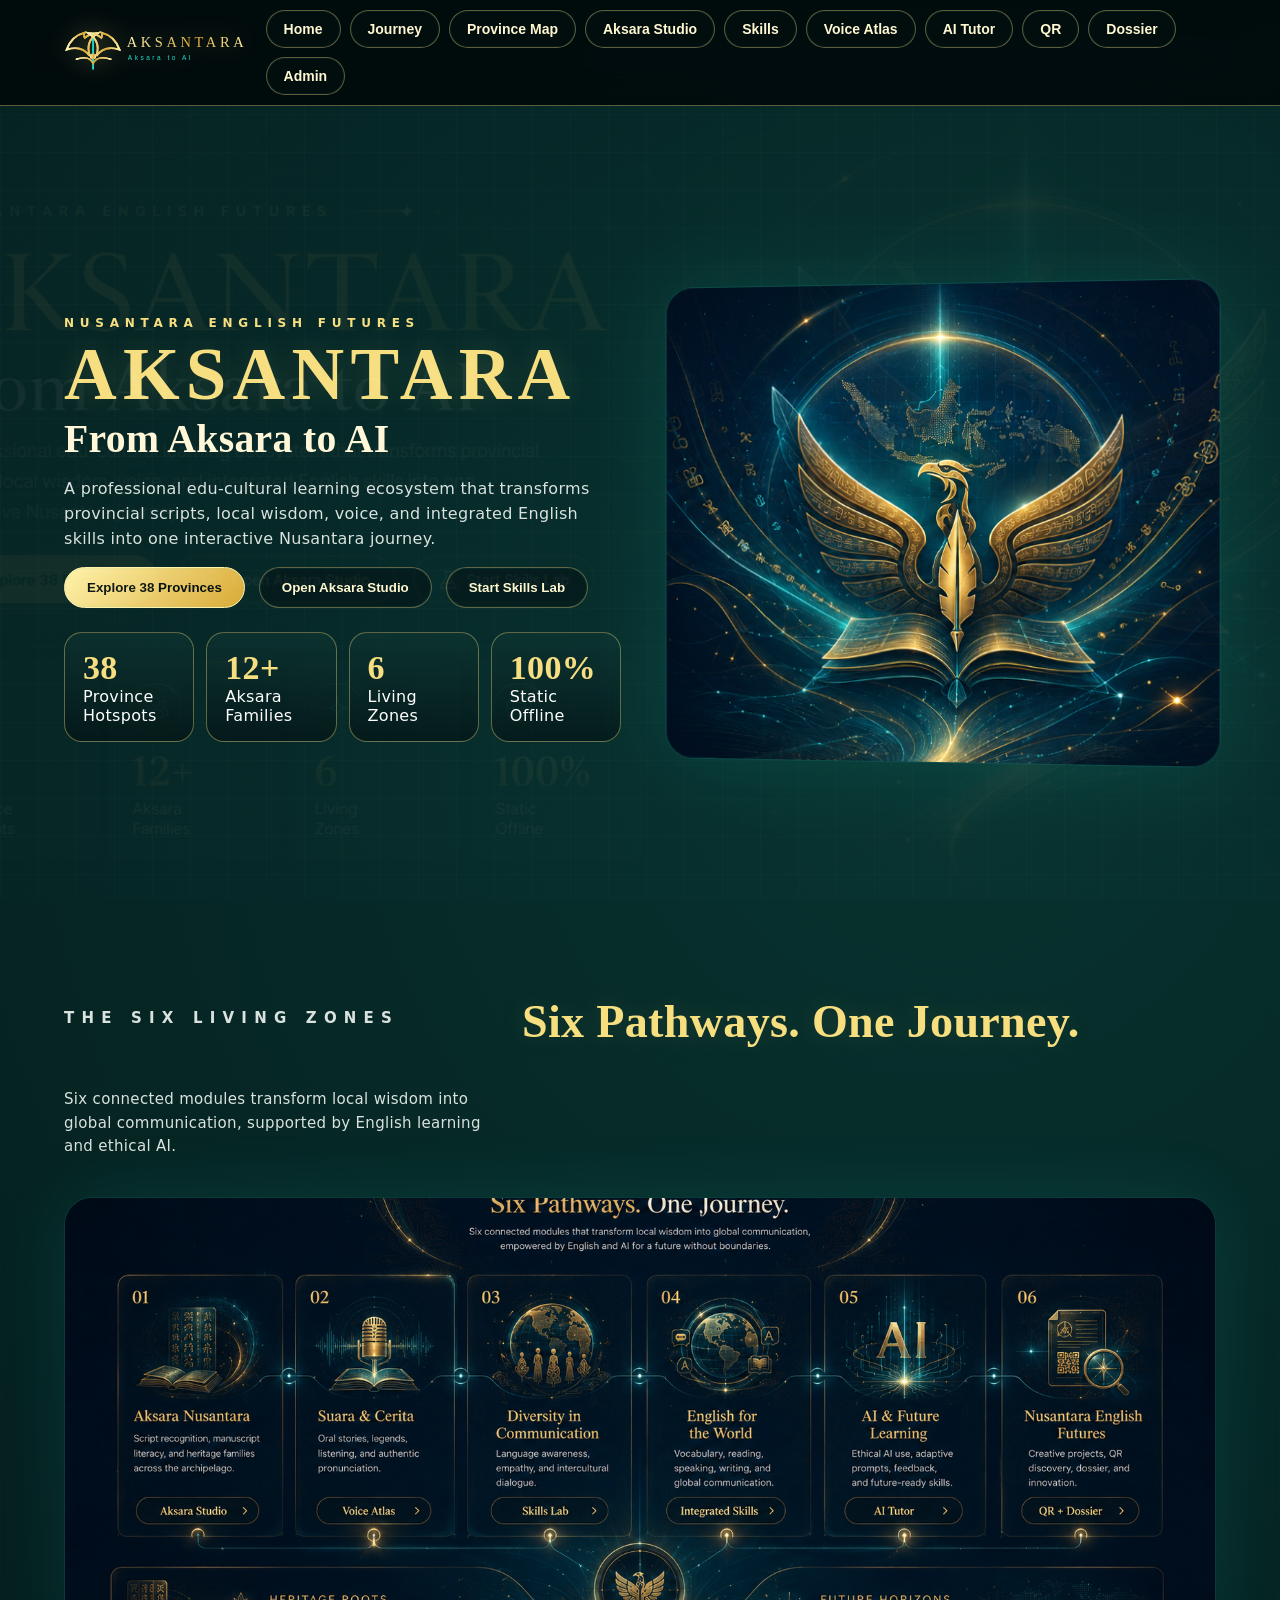
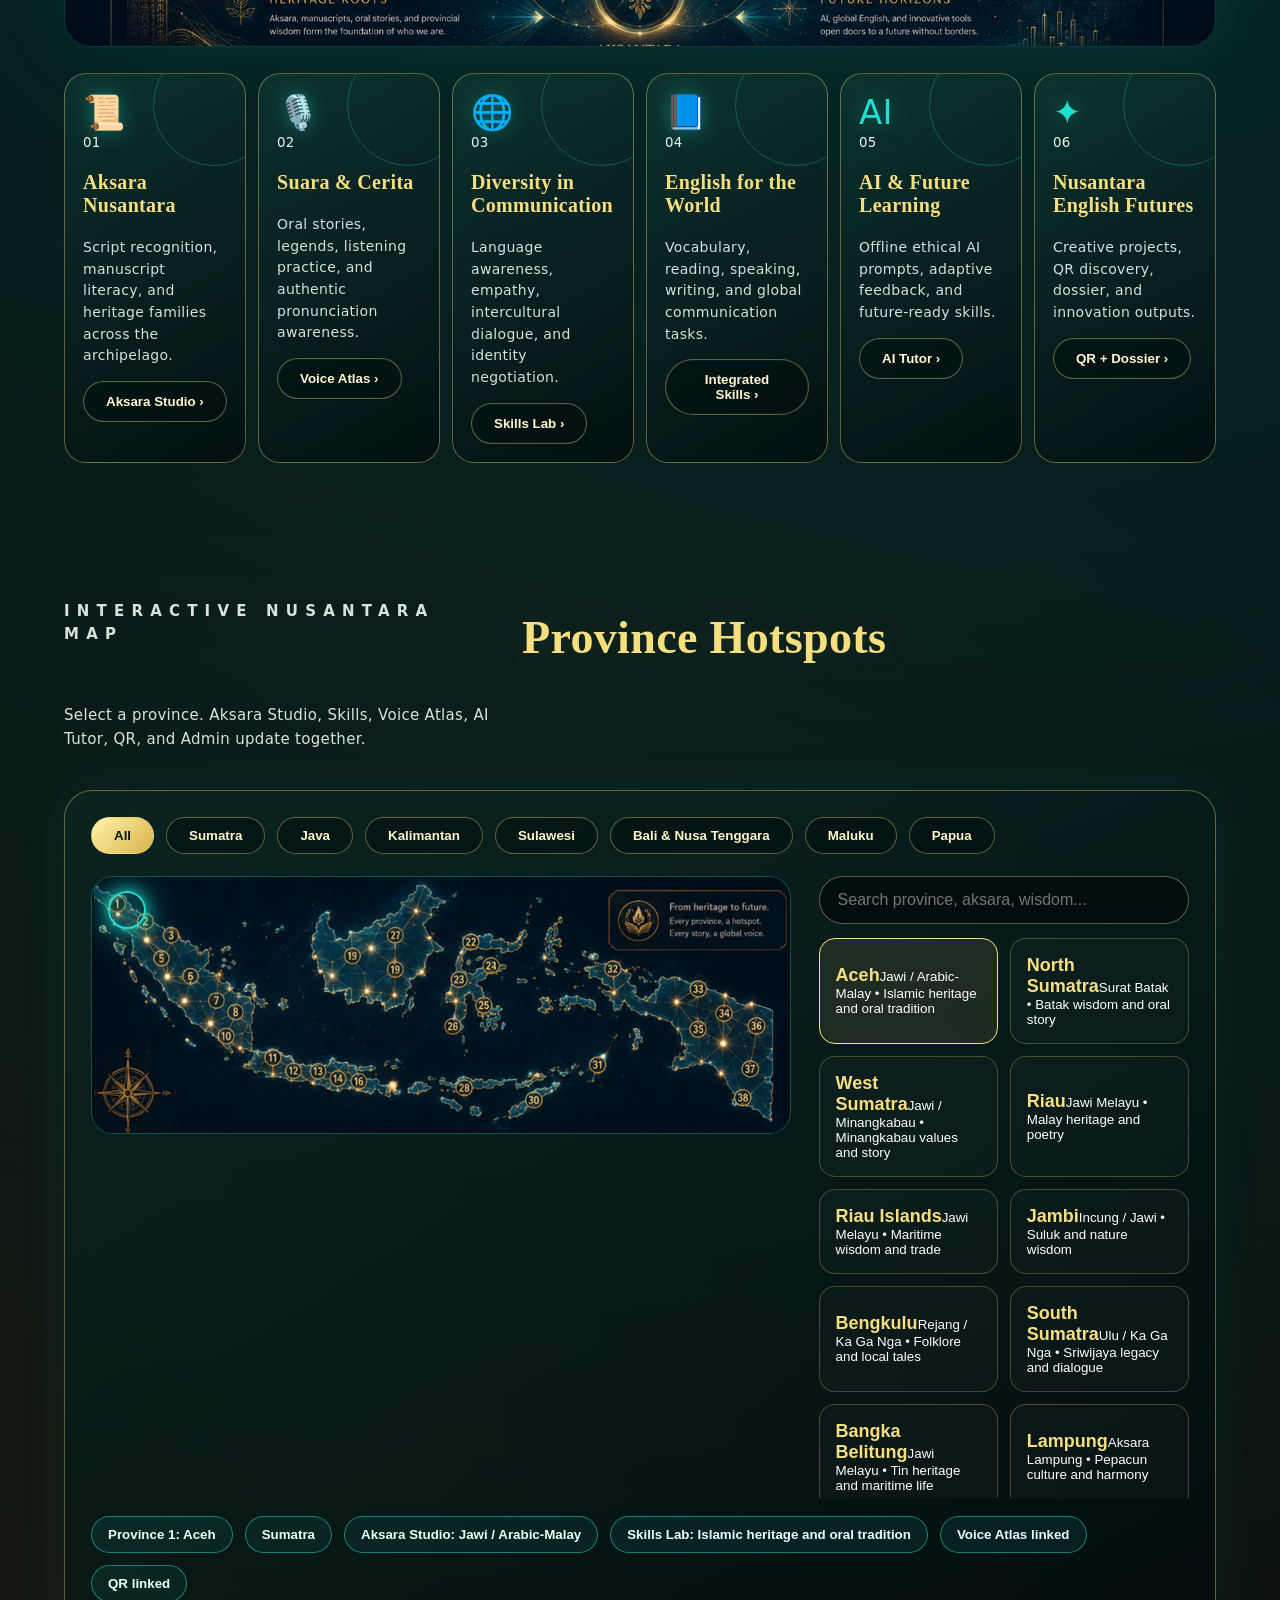
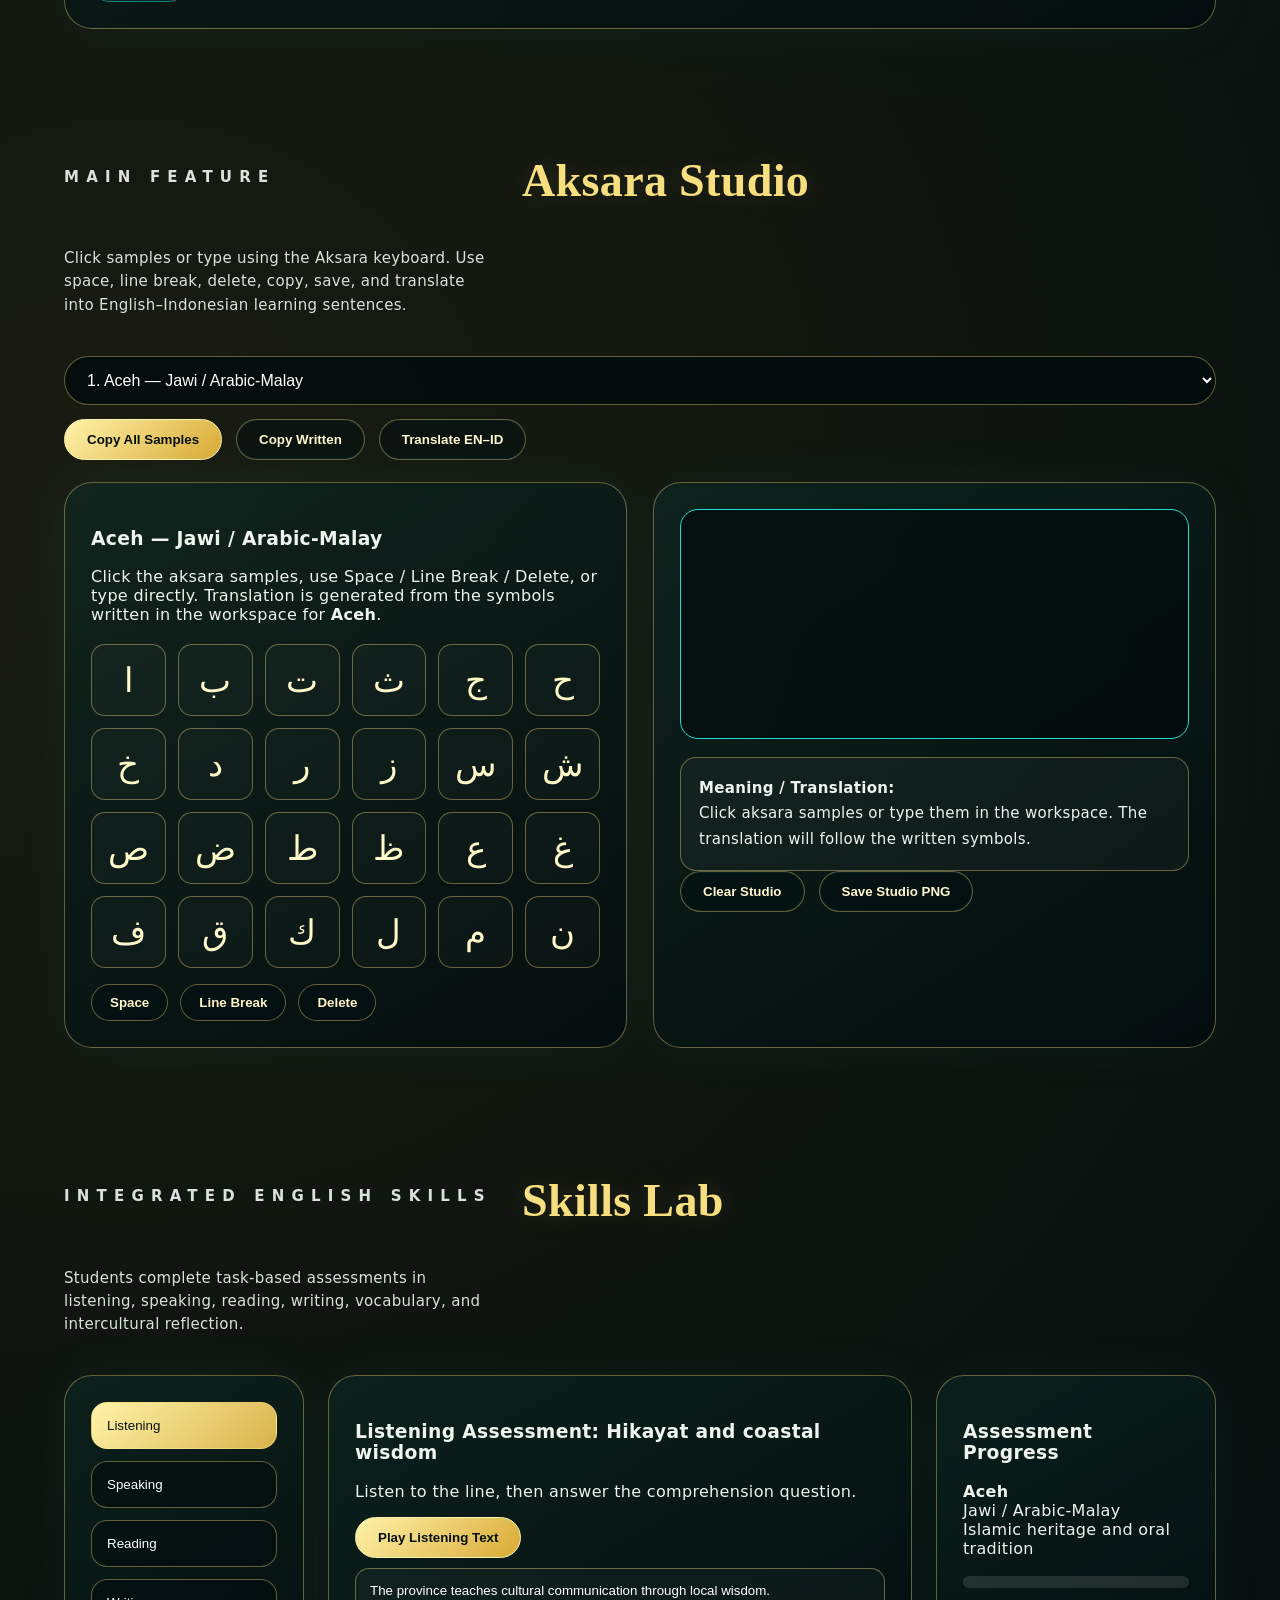
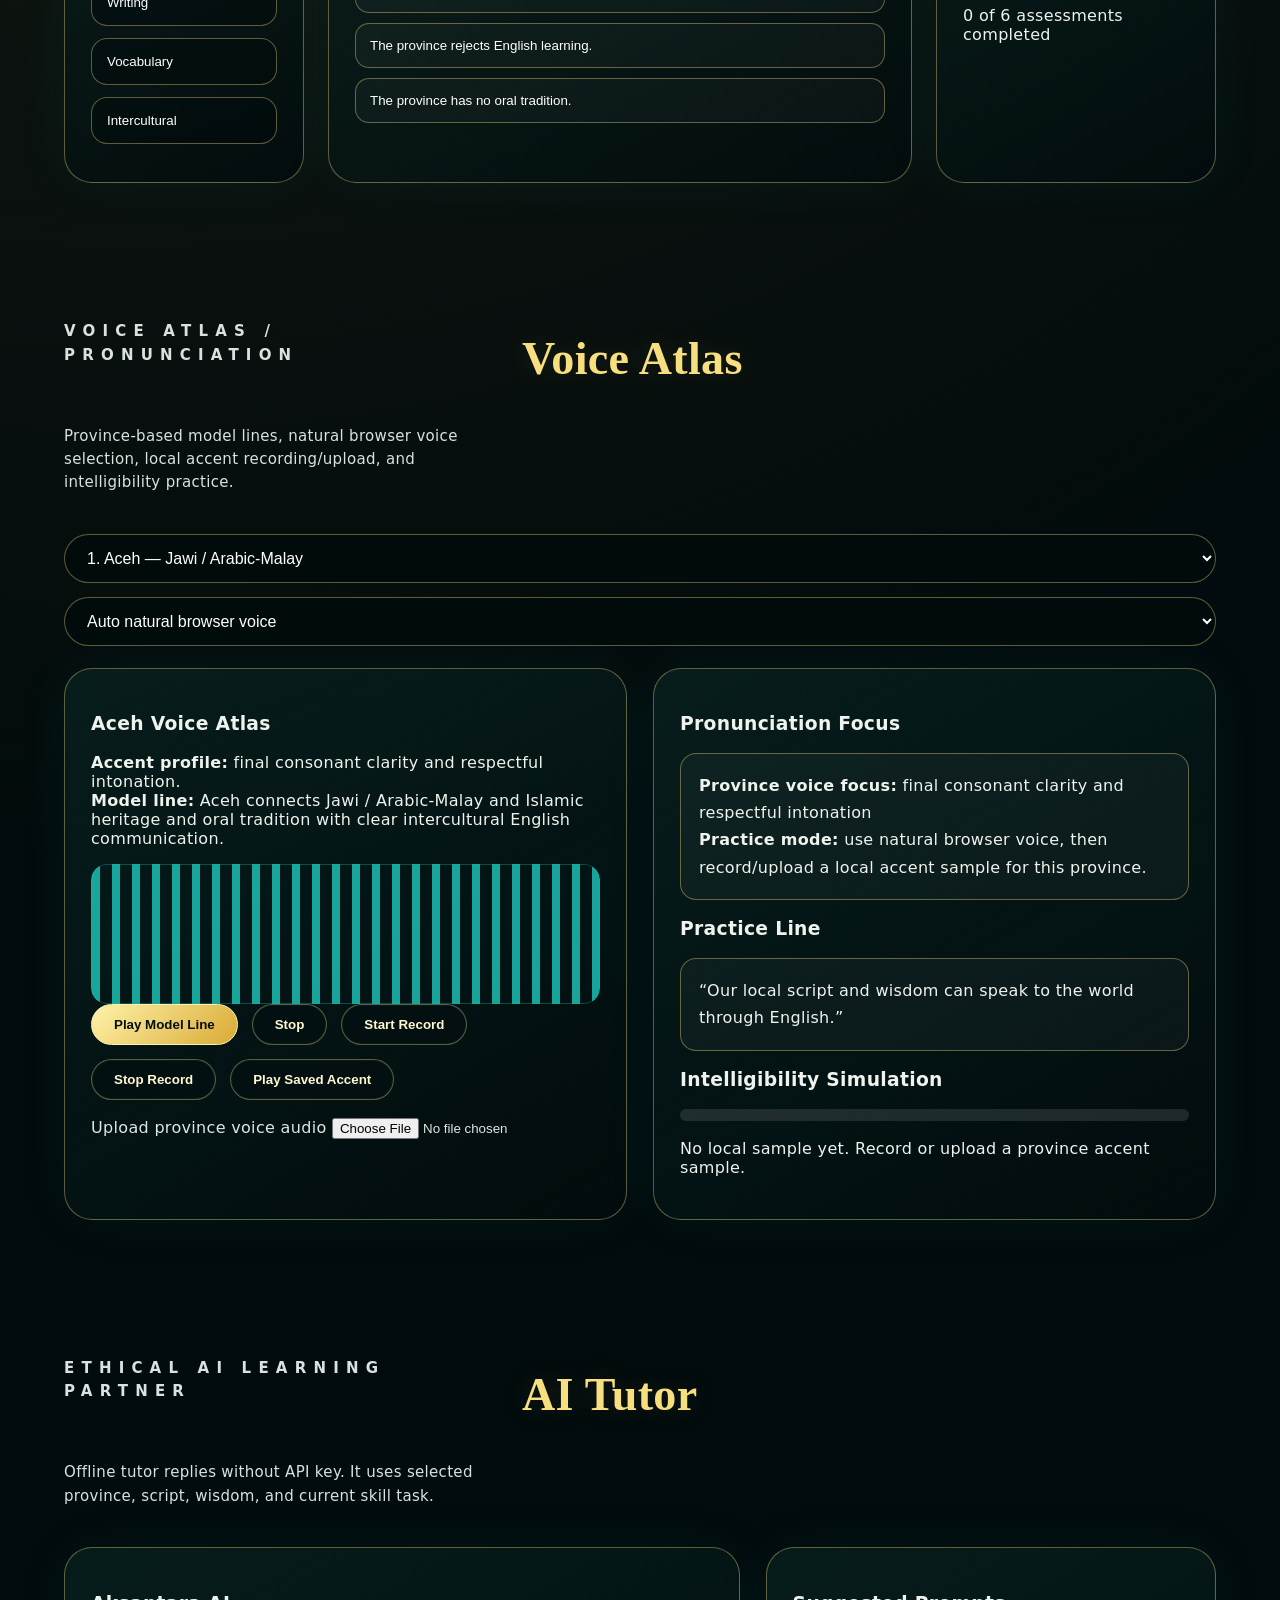
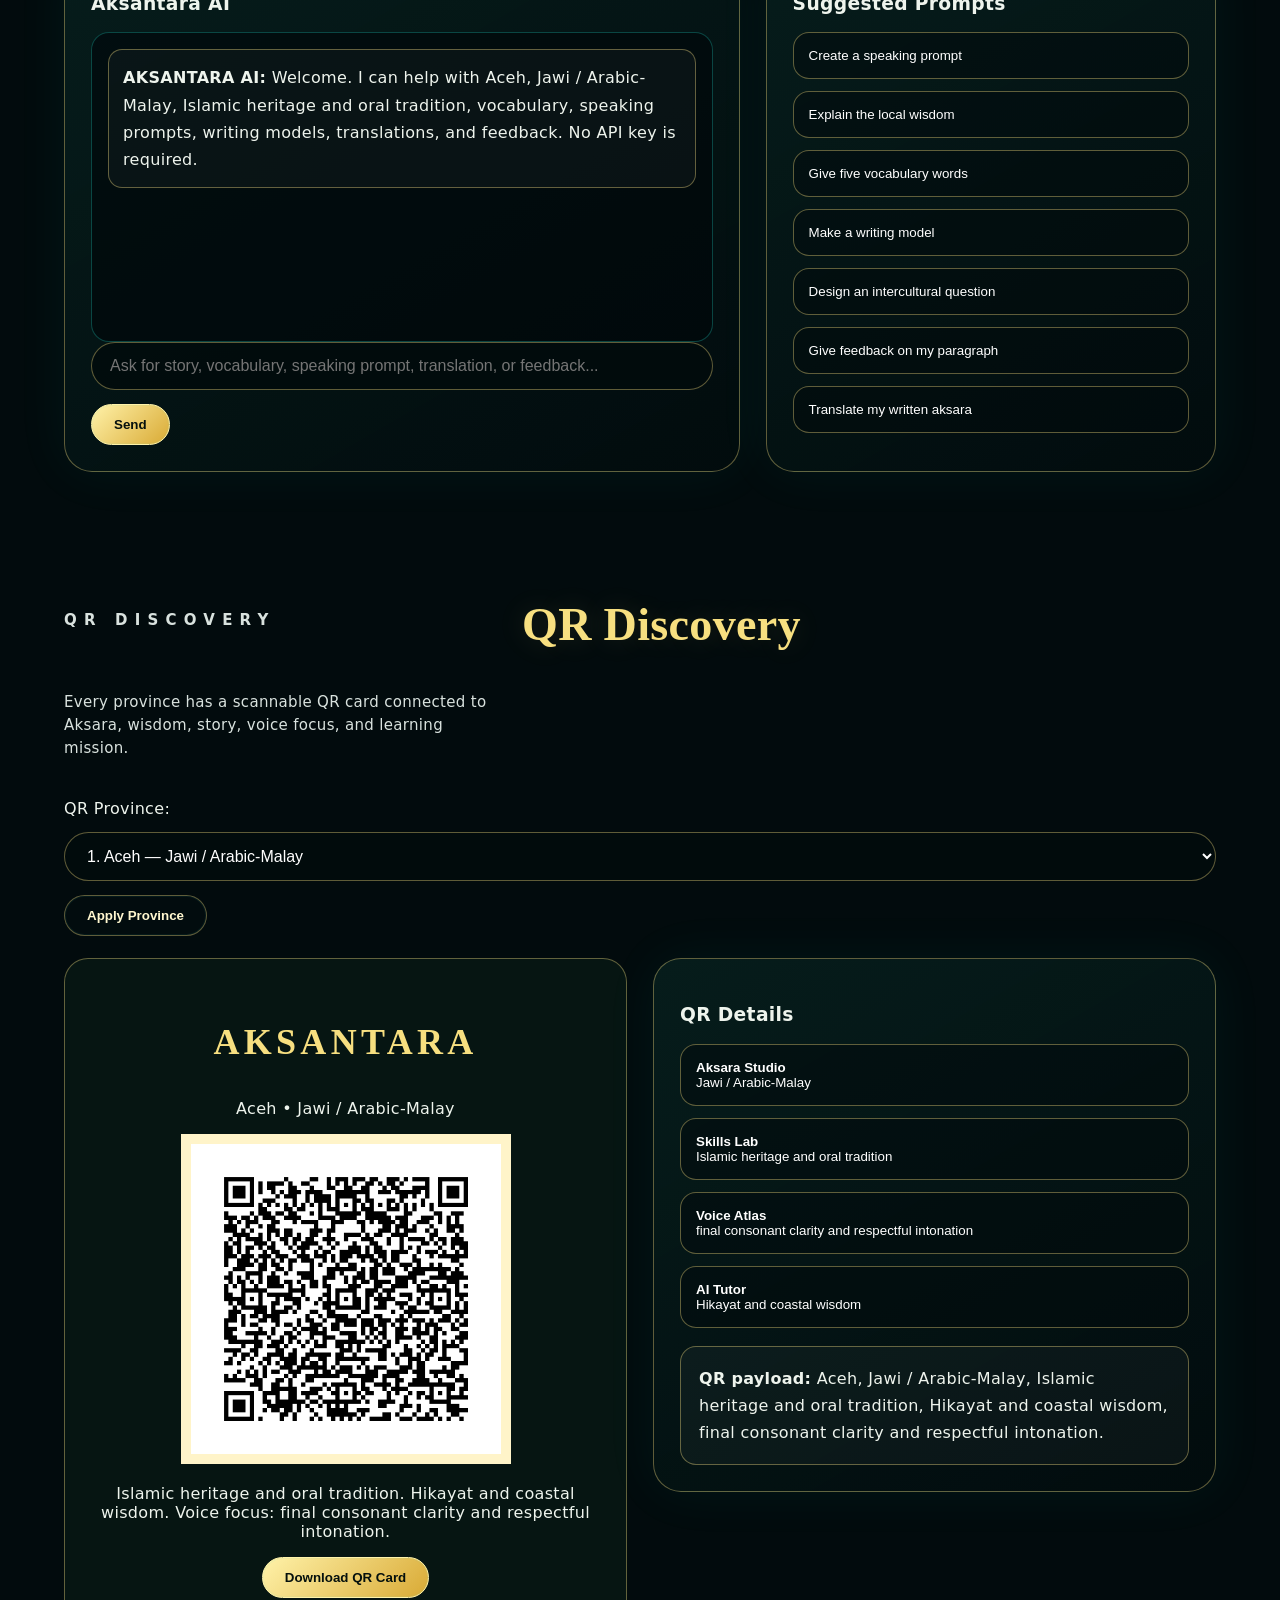
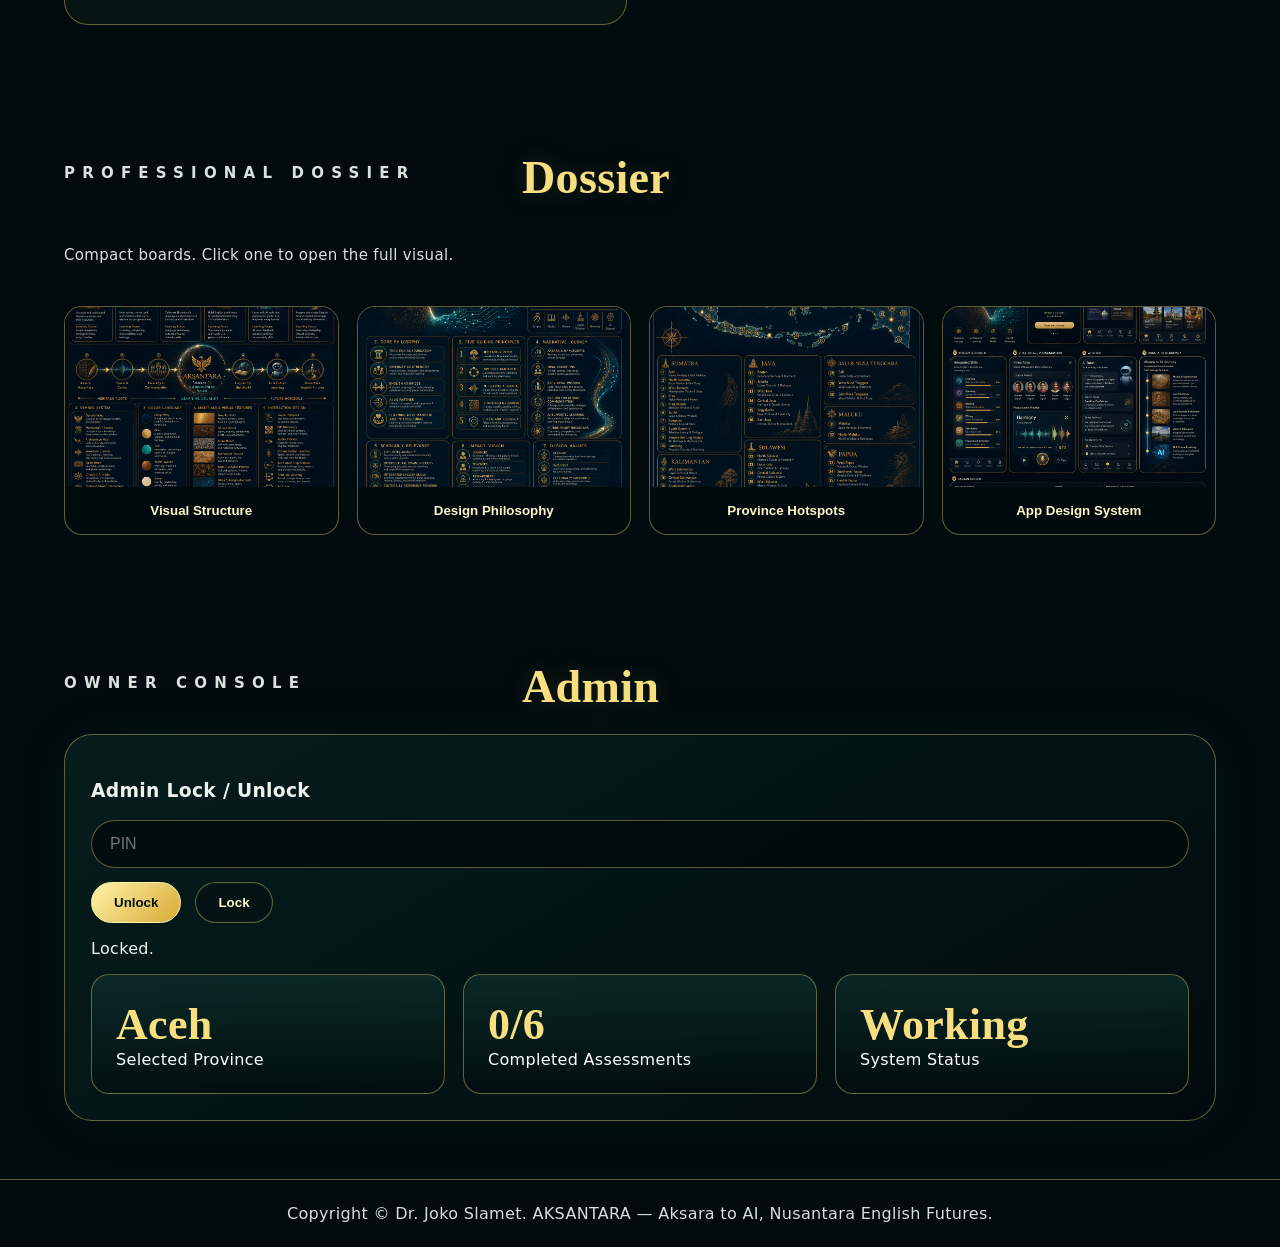
<file: index.html>
<!doctype html>
<html lang="en"><head><meta charset="utf-8"><meta name="viewport" content="width=device-width,initial-scale=1"><title>AKSANTARA — From Aksara to AI</title><link rel="stylesheet" href="assets/style.css"></head><body>
<header class="topbar"><a class="brand" data-go="home" href="#home"><img src="assets/logo-clear.svg" alt="AKSANTARA logo"><span><b>AKSANTARA</b><em>From Aksara to AI</em></span></a><button id="menuBtn" class="menuBtn">Menu</button><nav id="nav"><button data-go="home">Home</button><button data-go="journey">Journey</button><button data-go="map">Province Map</button><button data-go="studio">Aksara Studio</button><button data-go="skills">Skills</button><button data-go="voice">Voice Atlas</button><button data-go="ai">AI Tutor</button><button data-go="qr">QR</button><button data-go="dossier">Dossier</button><button data-go="admin">Admin</button></nav></header>
<main>
<section id="home" class="section hero"><div class="heroText"><p class="eyebrow">Nusantara English Futures</p><h1>AKSANTARA</h1><h2>From Aksara to AI</h2><p class="lead">A professional edu-cultural learning ecosystem that transforms provincial scripts, local wisdom, voice, and integrated English skills into one interactive Nusantara journey.</p><div class="actions"><button class="btn primary" data-go="map">Explore 38 Provinces</button><button class="btn" data-go="studio">Open Aksara Studio</button><button class="btn" data-go="skills">Start Skills Lab</button></div><div class="stats"><article><b>38</b><span>Province Hotspots</span></article><article><b>12+</b><span>Aksara Families</span></article><article><b>6</b><span>Living Zones</span></article><article><b>100%</b><span>Static Offline</span></article></div></div><div class="heroArt"><img src="assets/home-figure.png" alt="AKSANTARA exclusive visual"></div></section>
<section id="journey" class="section journey"><div class="sectionHead"><p class="eyebrow">The Six Living Zones</p><h2>Six Pathways. One Journey.</h2><p>Six connected modules transform local wisdom into global communication, supported by English learning and ethical AI.</p></div><div class="journeyVisual"><img src="assets/six-zones.png" alt="Six Living Zones philosophy figure"></div><div id="zoneGrid" class="zoneGrid"></div></section>
<section id="map" class="section"><div class="sectionHead"><p class="eyebrow">Interactive Nusantara Map</p><h2>Province Hotspots</h2><p>Select a province. Aksara Studio, Skills, Voice Atlas, AI Tutor, QR, and Admin update together.</p></div><div class="mapShell"><div class="filters" id="filters"></div><div class="mapLayout"><div class="mapStage"><img id="mapImg" src="assets/province-map.png" alt="Nusantara hotspot map"><div id="hotspotLayer"></div></div><aside class="provinceSide"><input id="search" placeholder="Search province, aksara, wisdom..."><div id="cards" class="cards"></div></aside></div><div id="selectedChips" class="chips"></div></div></section>
<section id="studio" class="section"><div class="sectionHead"><p class="eyebrow">Main Feature</p><h2>Aksara Studio</h2><p>Click samples or type using the Aksara keyboard. Use space, line break, delete, copy, save, and translate into English–Indonesian learning sentences.</p></div><div class="toolbar"><select id="studioSelect"></select><button id="copyAllAksara" class="btn primary">Copy All Samples</button><button id="copyWritten" class="btn">Copy Written</button><button id="translateBtn" class="btn">Translate EN–ID</button></div><div class="studioGrid"><div class="panel"><h3 id="studioTitle"></h3><p id="studioDesc"></p><div id="sampleGrid" class="sampleGrid"></div><div class="keyboard"><button data-key="space">Space</button><button data-key="break">Line Break</button><button data-key="back">Delete</button></div></div><div class="panel"><div id="workspace" class="workspace" contenteditable="true" spellcheck="false"></div><div id="translationBox" class="translation"><b>Meaning / Translation:</b><br>Select or type aksara samples. Translation results will appear here.</div><div class="actions"><button id="clearStudio" class="btn">Clear Studio</button><button id="saveStudio" class="btn">Save Studio PNG</button></div></div></div></section>
<section id="skills" class="section"><div class="sectionHead"><p class="eyebrow">Integrated English Skills</p><h2>Skills Lab</h2><p>Students complete task-based assessments in listening, speaking, reading, writing, vocabulary, and intercultural reflection.</p></div><div class="skillsGrid"><aside class="panel" id="skillTabs"></aside><div class="panel"><div id="taskContent"></div></div><aside class="panel"><h3>Assessment Progress</h3><div id="skillProvince"></div><div class="progress"><span id="skillProgress"></span></div><p id="skillDone"></p></aside></div></section>
<section id="voice" class="section"><div class="sectionHead"><p class="eyebrow">Voice Atlas / Pronunciation</p><h2>Voice Atlas</h2><p>Province-based model lines, natural browser voice selection, local accent recording/upload, and intelligibility practice.</p></div><div class="toolbar"><select id="voiceSelect"></select><select id="voiceChoice"></select></div><div class="twoCol"><div class="panel"><h3 id="voiceTitle"></h3><p id="voiceSentence"></p><div id="voiceWave" class="wave"></div><div class="actions"><button id="playVoice" class="btn primary">Play Model Line</button><button id="stopVoice" class="btn">Stop</button><button id="recordVoice" class="btn">Start Record</button><button id="stopRecord" class="btn">Stop Record</button><button id="playRecorded" class="btn">Play Saved Accent</button></div><label class="uploadVoice">Upload province voice audio <input type="file" id="voiceFile" accept="audio/*"></label><p id="voiceStatus"></p></div><div class="panel"><h3>Pronunciation Focus</h3><div id="pronFocus" class="info"></div><h3>Practice Line</h3><div class="info">“Our local script and wisdom can speak to the world through English.”</div><h3>Intelligibility Simulation</h3><div class="progress"><span id="voiceScoreBar"></span></div><p id="voiceScore">Ready</p></div></div></section>
<section id="ai" class="section"><div class="sectionHead"><p class="eyebrow">Ethical AI Learning Partner</p><h2>AI Tutor</h2><p>Offline tutor replies without API key. It uses selected province, script, wisdom, and current skill task.</p></div><div class="aiGrid"><div class="panel"><h3>Aksantara AI</h3><div id="chat" class="chat"></div><div class="inputRow"><input id="aiInput" placeholder="Ask for story, vocabulary, speaking prompt, translation, or feedback..."><button id="aiSend" class="btn primary">Send</button></div></div><div class="panel"><h3>Suggested Prompts</h3><div id="promptButtons" class="promptList"></div></div></div></section>
<section id="qr" class="section"><div class="sectionHead"><p class="eyebrow">QR Discovery</p><h2>QR Discovery</h2><p>Every province has a scannable QR card connected to Aksara, wisdom, story, voice focus, and learning mission.</p></div><div class="toolbar"><label>QR Province:</label><select id="qrSelect"></select><button id="qrApply" class="btn">Apply Province</button></div><div class="qrGrid"><div class="qrCard"><h3>AKSANTARA</h3><p id="qrProvince"></p><img id="qrImg" alt="Province QR"><p id="qrCaption"></p><button id="downloadQR" class="btn primary">Download QR Card</button></div><div class="panel"><h3>QR Details</h3><div id="qrDetails"></div></div></div></section>
<section id="dossier" class="section"><div class="sectionHead"><p class="eyebrow">Professional Dossier</p><h2>Dossier</h2><p>Compact boards. Click one to open the full visual.</p></div><div class="dossierGrid"><button class="board" data-img="assets/visual-structure.png"><img src="assets/visual-structure.png"><span>Visual Structure</span></button><button class="board" data-img="assets/design-philosophy.png"><img src="assets/design-philosophy.png"><span>Design Philosophy</span></button><button class="board" data-img="assets/province-board.png"><img src="assets/province-board.png"><span>Province Hotspots</span></button><button class="board" data-img="assets/aksantara-board.png"><img src="assets/aksantara-board.png"><span>App Design System</span></button></div></section>
<section id="admin" class="section"><div class="sectionHead"><p class="eyebrow">Owner Console</p><h2>Admin</h2></div><div class="panel adminPanel"><h3>Admin Lock / Unlock</h3><div class="inputRow"><input id="pin" type="password" placeholder="PIN"><button id="unlock" class="btn primary">Unlock</button><button id="lock" class="btn">Lock</button></div><p id="adminStatus">Locked.</p><div id="adminBox" class="locked"><div class="adminStats"><article><b id="adminProvince"></b><span>Selected Province</span></article><article><b id="adminCompleted"></b><span>Completed Assessments</span></article><article><b>Working</b><span>System Status</span></article></div><h3>Province Content Designer</h3><div class="adminForm"><select id="adminSelect"></select><input id="adminWisdom" placeholder="Local wisdom"><input id="adminStory" placeholder="Story seed"><input id="adminFocus" placeholder="Voice focus"><button id="saveAdminContent" class="btn primary">Update Province</button></div><h3>Add Aksara Sample</h3><div class="adminForm"><input id="newAksara" placeholder="Aksara symbol / phrase"><input id="newMeaning" placeholder="Meaning"><button id="addAksara" class="btn">Add Sample</button></div><h3>Materials Manager</h3><div class="adminForm"><input id="materialTitle" placeholder="Material title"><textarea id="materialBody" placeholder="Material content"></textarea><button id="addMaterial" class="btn">Add Material</button></div><div id="materialList"></div><div class="actions"><button id="resetApp" class="btn">Reset Progress</button><button id="exportState" class="btn">Export State JSON</button></div></div></div></section>
</main><footer>Copyright © Dr. Joko Slamet. AKSANTARA — Aksara to AI, Nusantara English Futures.</footer><div id="modal" class="modal"><button id="closeModal">Close</button><img id="modalImg" alt="Full board"></div><div id="toast" class="toast"></div><script src="assets/script.js"></script></body></html>
</file>
<file: assets/style.css>
:root{--bg:#020b0d;--panel:rgba(5,24,25,.78);--panel2:rgba(11,48,45,.52);--gold:#f7df80;--ivory:#fff4c9;--teal:#20ded0;--line:rgba(247,223,128,.38);--muted:#cbd8d5;--danger:#ff7575}*{box-sizing:border-box}html{scroll-behavior:smooth}body{margin:0;background:radial-gradient(circle at 74% 8%,rgba(14,99,89,.45),transparent 30%),radial-gradient(circle at 10% 40%,rgba(135,105,35,.18),transparent 35%),#020b0d;color:#eef4ed;font-family:Inter,system-ui,Segoe UI,Arial,sans-serif;letter-spacing:.02em}body:before{content:"";position:fixed;inset:0;pointer-events:none;background-image:linear-gradient(rgba(255,255,255,.025) 1px,transparent 1px),linear-gradient(90deg,rgba(255,255,255,.025) 1px,transparent 1px);background-size:38px 38px;opacity:.75}body:after{content:"";position:fixed;inset:0;pointer-events:none;background:url('home-hero.png') center/cover no-repeat;opacity:.055;mix-blend-mode:screen}.topbar{position:sticky;top:0;z-index:20;display:flex;align-items:center;justify-content:space-between;gap:20px;padding:14px 5%;background:rgba(1,8,10,.88);border-bottom:1px solid var(--line);backdrop-filter:blur(16px)}.brand{display:flex;align-items:center;gap:14px;color:var(--gold);text-decoration:none}.brand img{width:70px;height:52px;object-fit:contain;filter:drop-shadow(0 0 12px rgba(247,223,128,.35))}.brand b{display:block;font-family:Georgia,serif;font-size:26px;letter-spacing:.22em}.brand em{display:block;color:var(--teal);font-style:normal;font-size:12px;letter-spacing:.38em}.nav,nav{display:flex;gap:9px;flex-wrap:wrap;align-items:center}.nav button,nav button,.btn{border:1px solid var(--line);background:rgba(4,16,18,.55);color:#fff7cf;border-radius:999px;padding:12px 22px;font-weight:800;cursor:pointer;box-shadow:inset 0 0 0 1px rgba(32,222,208,.06);transition:.2s}.nav button:hover,nav button:hover,.btn:hover,.filter:hover{border-color:var(--teal);transform:translateY(-1px);box-shadow:0 0 24px rgba(32,222,208,.18)}.btn.primary,.nav button.active,nav button.active{background:linear-gradient(135deg,#fff2a9,#d9aa35);color:#05100d;border-color:#fff2a9}.menuBtn{display:none}.section{min-height:90vh;padding:84px 5% 70px;position:relative}.hero{display:grid;grid-template-columns:minmax(0,1fr) minmax(420px,760px);gap:44px;align-items:center}.eyebrow{text-transform:uppercase;letter-spacing:.52em;color:var(--gold);font-weight:900;font-size:14px}.hero h1,.sectionHead h2{font-family:Georgia,serif;color:var(--gold);line-height:.94;margin:0;text-shadow:0 0 28px rgba(247,223,128,.15)}.hero h1{font-size:clamp(58px,8vw,132px);letter-spacing:.14em;max-width:100%;overflow-wrap:anywhere}.hero h2{font-family:Georgia,serif;font-size:clamp(32px,4vw,64px);margin:12px 0;color:#fff7d8}.lead,.sectionHead p{font-size:clamp(17px,1.5vw,24px);line-height:1.7;color:#d9e2de;max-width:880px}.actions,.toolbar,.inputRow{display:flex;gap:14px;flex-wrap:wrap;align-items:center}.stats{display:grid;grid-template-columns:repeat(4,1fr);gap:16px;margin-top:32px}.stats article,.adminStats article{border:1px solid var(--line);background:linear-gradient(180deg,rgba(16,55,50,.58),rgba(2,12,14,.58));border-radius:18px;padding:24px;min-height:110px}.stats b,.adminStats b{font-family:Georgia,serif;color:var(--gold);font-size:44px;display:block}.stats span,.adminStats span{color:#fff}.heroArt{border:1px solid rgba(32,222,208,.25);border-radius:34px;overflow:hidden;box-shadow:0 0 80px rgba(32,222,208,.12),inset 0 0 40px rgba(247,223,128,.07);transform:perspective(900px) rotateY(-4deg)}.heroArt img{width:100%;height:auto;display:block}.sectionHead{display:grid;grid-template-columns:minmax(300px,520px) minmax(0,1fr);gap:44px;align-items:end;margin-bottom:32px}.sectionHead h2{font-size:clamp(42px,5vw,86px)}.journeyVisual{border:1px solid rgba(32,222,208,.22);border-radius:28px;overflow:hidden;box-shadow:0 0 70px rgba(32,222,208,.11);margin-bottom:26px}.journeyVisual img{display:block;width:100%}.zoneGrid{display:grid;grid-template-columns:repeat(6,1fr);gap:16px}.zoneCard{position:relative;border:1px solid var(--line);border-radius:22px;padding:22px;background:linear-gradient(150deg,rgba(17,58,52,.66),rgba(2,12,14,.78));min-height:250px;overflow:hidden}.zoneCard:before{content:"";position:absolute;right:-30px;top:-30px;width:120px;height:120px;border:1px solid rgba(32,222,208,.28);border-radius:50%}.zoneIcon{font-size:44px;color:var(--teal);filter:drop-shadow(0 0 10px rgba(32,222,208,.4))}.zoneCard h3{color:var(--gold);font-family:Georgia,serif;font-size:24px}.zoneCard p{color:#d6e0de;line-height:1.55}.mapShell,.panel{border:1px solid var(--line);background:linear-gradient(150deg,rgba(11,44,40,.55),rgba(2,12,14,.8));border-radius:28px;padding:26px;box-shadow:0 0 55px rgba(32,222,208,.06)}.filters{display:flex;flex-wrap:wrap;gap:12px;margin-bottom:22px}.filter{border:1px solid var(--line);background:rgba(4,14,16,.55);color:#fff8c9;padding:10px 22px;border-radius:999px;font-weight:800;cursor:pointer}.filter.active{background:linear-gradient(135deg,#fff3a9,#d8b34b);color:#07110e}.mapLayout{display:grid;grid-template-columns:minmax(0,1.7fr) minmax(360px,.9fr);gap:28px}.mapStage{position:relative;border:1px solid rgba(32,222,208,.35);border-radius:22px;background:#01090a;overflow:hidden;min-height:360px;display:flex;align-items:center;justify-content:center}.mapStage img{width:100%;height:auto;display:block;object-fit:contain}.hotspot{position:absolute;width:24px;height:24px;border-radius:50%;transform:translate(-50%,-50%);border:2px solid #2be8da;background:#fff0a3;color:#07110e;font-size:12px;font-weight:900;display:flex;align-items:center;justify-content:center;box-shadow:0 0 18px #fff0a3,0 0 42px rgba(32,222,208,.25);cursor:pointer}.hotspot.active{background:var(--teal);box-shadow:0 0 24px var(--teal),0 0 70px rgba(32,222,208,.45)}.provinceSide input,.toolbar select,.toolbar input,.inputRow input,.adminForm input,.adminForm textarea,.adminForm select{width:100%;border:1px solid var(--line);border-radius:999px;background:rgba(2,11,13,.82);color:#fff;padding:14px 18px;font-size:16px}.provinceSide input{margin-bottom:14px}.cards{display:grid;grid-template-columns:1fr 1fr;gap:12px;max-height:560px;overflow:auto}.card{border:1px solid rgba(247,223,128,.25);border-radius:16px;padding:16px;background:rgba(255,255,255,.025);cursor:pointer;text-align:left;color:white}.card.active{border-color:var(--gold);background:rgba(247,223,128,.09)}.card b{color:var(--gold);font-size:18px}.chips{display:flex;gap:12px;flex-wrap:wrap;margin-top:18px}.chip{padding:10px 16px;border:1px solid rgba(32,222,208,.5);border-radius:999px;background:rgba(32,222,208,.08);color:#eafffb;font-weight:800;cursor:pointer}.toolbar{margin-bottom:22px}.studioGrid,.twoCol,.qrGrid,.aiGrid{display:grid;grid-template-columns:1fr 1fr;gap:26px}.sampleGrid{display:grid;grid-template-columns:repeat(auto-fill,minmax(72px,1fr));gap:12px;margin-top:20px}.sample{min-height:72px;border:1px solid var(--line);border-radius:14px;background:rgba(255,255,255,.025);color:#fff8c9;font-size:34px;cursor:pointer}.sample.active{border-color:var(--teal);box-shadow:0 0 24px rgba(32,222,208,.28)}.keyboard{display:flex;gap:12px;flex-wrap:wrap;margin-top:16px}.keyboard button{border:1px solid var(--line);border-radius:999px;background:rgba(4,16,18,.75);color:var(--ivory);padding:10px 18px;font-weight:800;cursor:pointer}.workspace{min-height:260px;border:1px solid var(--teal);border-radius:18px;background:rgba(2,10,12,.7);padding:26px;font-size:52px;line-height:1.8;color:#fff7ca;word-break:break-word}.workspace:focus{outline:2px solid rgba(32,222,208,.3)}.translation,.info{margin-top:18px;border:1px solid var(--line);border-radius:16px;padding:18px;background:rgba(255,255,255,.035);line-height:1.7}.skillsGrid{display:grid;grid-template-columns:270px 1fr 300px;gap:24px}.skillTab,.prompt,.seedInfo{display:block;width:100%;text-align:left;border:1px solid var(--line);background:rgba(2,12,14,.55);color:#fff;border-radius:16px;padding:15px;margin-bottom:12px;cursor:pointer}.skillTab.active{background:linear-gradient(135deg,#fff3a9,#d8b34b);color:#06120f}.taskInput{width:100%;min-height:130px;border:1px solid rgba(32,222,208,.35);border-radius:16px;background:rgba(1,8,10,.68);color:white;padding:16px;font-size:16px}.choice{display:block;width:100%;text-align:left;margin:10px 0;border:1px solid var(--line);border-radius:14px;background:rgba(255,255,255,.03);color:white;padding:14px;cursor:pointer}.progress{height:12px;background:rgba(255,255,255,.11);border-radius:20px;overflow:hidden;margin:18px 0}.progress span{display:block;height:100%;width:0;background:linear-gradient(90deg,var(--gold),var(--teal));transition:.4s}.wave{height:140px;border:1px solid rgba(32,222,208,.35);border-radius:16px;background:repeating-linear-gradient(90deg,rgba(32,222,208,.9) 0 8px,transparent 8px 20px);mask:linear-gradient(#000,#000);opacity:.8}.uploadVoice{display:block;margin-top:18px;color:#dbe8e5}.chat{height:360px;overflow:auto;border:1px solid rgba(32,222,208,.28);border-radius:18px;padding:16px;background:rgba(1,8,10,.62)}.chat .msg{border:1px solid var(--line);border-radius:14px;padding:14px;margin-bottom:12px;background:rgba(255,255,255,.035);line-height:1.7}.qrCard{text-align:center;border:1px solid var(--line);border-radius:24px;padding:26px;background:#061512}.qrCard h3{font-family:Georgia,serif;font-size:36px;color:var(--gold);letter-spacing:.12em}.qrCard img{width:min(330px,80%);background:white;padding:16px;border:10px solid var(--ivory)}.dossierGrid{display:grid;grid-template-columns:repeat(4,1fr);gap:18px}.board{border:1px solid var(--line);border-radius:18px;background:rgba(2,12,14,.65);color:var(--ivory);overflow:hidden;cursor:pointer;padding:0}.board img{width:100%;height:220px;object-fit:cover;display:block}.board span{display:block;padding:16px;font-weight:900}.adminStats{display:grid;grid-template-columns:repeat(3,1fr);gap:18px}.adminForm{display:grid;grid-template-columns:repeat(4,1fr);gap:12px;margin:12px 0}.adminForm textarea{border-radius:18px;min-height:80px}.locked>:not(:first-child){display:none}.material-item{border:1px solid var(--line);border-radius:16px;padding:14px;margin:10px 0}.modal{position:fixed;inset:0;z-index:50;background:rgba(0,0,0,.9);display:none;align-items:center;justify-content:center;padding:30px}.modal.open{display:flex}.modal img{max-width:96vw;max-height:90vh}.modal button{position:absolute;top:20px;right:20px}.toast{position:fixed;bottom:24px;right:24px;background:#092421;border:1px solid var(--teal);padding:14px 18px;border-radius:16px;color:#eff;display:none;z-index:80}footer{text-align:center;border-top:1px solid var(--line);padding:24px;color:#d6dfdc}@media(max-width:1100px){.hero,.sectionHead,.mapLayout,.studioGrid,.twoCol,.qrGrid,.aiGrid,.skillsGrid{grid-template-columns:1fr}.zoneGrid,.dossierGrid{grid-template-columns:repeat(2,1fr)}.stats,.adminStats{grid-template-columns:repeat(2,1fr)}.hero h1{font-size:60px}.menuBtn{display:block}.nav,nav{display:none;position:absolute;left:0;right:0;top:80px;background:#020b0d;padding:14px}.nav.open,nav.open{display:flex}}@media(max-width:640px){.section{padding:54px 18px}.cards,.zoneGrid,.dossierGrid,.stats,.adminStats,.adminForm{grid-template-columns:1fr}.hero h1{font-size:46px}.sectionHead h2{font-size:38px}.brand b{font-size:18px}.brand img{width:52px}.workspace{font-size:36px}}

/* AKSANTARA FINAL PROFESSIONAL FIT + INTERACTION PATCH */
.topbar{padding:10px 4.5%;min-height:72px}.brand img{width:188px;height:58px;object-fit:contain}.brand span{display:none}nav button{padding:10px 17px;font-size:14px}.section{min-height:auto;padding:64px 5% 58px}.hero{min-height:calc(100vh - 72px);grid-template-columns:minmax(520px,.95fr) minmax(460px,.95fr);gap:38px;align-items:center;overflow:hidden}.hero h1{font-size:clamp(50px,5.7vw,96px);letter-spacing:.085em;white-space:nowrap;line-height:.9;max-width:100%}.hero h2{font-size:clamp(30px,3.1vw,52px);line-height:1.05}.eyebrow{font-size:12px;letter-spacing:.48em}.lead{font-size:clamp(16px,1.15vw,21px);line-height:1.55;max-width:760px}.stats{gap:12px;margin-top:24px}.stats article{min-height:88px;padding:16px 18px}.stats b{font-size:34px}.heroArt{border-radius:28px;max-height:480px;display:flex;align-items:center;justify-content:center;background:radial-gradient(circle at 50% 55%,rgba(32,222,208,.17),transparent 52%),rgba(2,12,14,.62);transform:perspective(1200px) rotateY(-5deg);animation:heroFloat 7s ease-in-out infinite alternate}.heroArt:before{content:"";position:absolute;inset:-20%;background:conic-gradient(from 0deg,transparent,rgba(32,222,208,.18),transparent,rgba(247,223,128,.15),transparent);animation:slowSpin 18s linear infinite;opacity:.55}.heroArt img{position:relative;z-index:1;width:100%;height:100%;max-height:480px;object-fit:cover;object-position:center;display:block;filter:saturate(1.06) contrast(1.04)}@keyframes heroFloat{0%{transform:perspective(1200px) rotateY(-5deg) translateY(0)}100%{transform:perspective(1200px) rotateY(-1deg) translateY(-12px)}}@keyframes slowSpin{to{transform:rotate(360deg)}}
.sectionHead{grid-template-columns:minmax(270px,430px) minmax(0,1fr);gap:28px;margin-bottom:24px}.sectionHead h2{font-size:clamp(34px,3.6vw,62px);line-height:1.02}.sectionHead p{font-size:clamp(15px,1.1vw,19px);line-height:1.55}.journey{padding-top:58px}.journeyVisual{max-height:450px;display:flex;align-items:center;justify-content:center;background:#020b0d}.journeyVisual img{width:100%;height:100%;object-fit:contain}.zoneGrid{grid-template-columns:repeat(6,minmax(145px,1fr));gap:12px}.zoneCard{min-height:205px;padding:18px}.zoneCard h3{font-size:20px}.zoneCard p{font-size:14px}.zoneIcon{font-size:34px}.mapStage{min-height:0;aspect-ratio:1800/663}.mapStage img{width:100%;height:100%;object-fit:contain}.hotspot{width:34px;height:34px;background:transparent!important;border:0!important;color:transparent!important;box-shadow:none!important;z-index:5}.hotspot:after{content:"";position:absolute;left:50%;top:50%;width:34px;height:34px;transform:translate(-50%,-50%);border-radius:50%;background:transparent}.hotspot:hover:after,.hotspot.active:after{border:2px solid var(--teal);box-shadow:0 0 18px var(--teal),0 0 44px rgba(32,222,208,.48);background:rgba(32,222,208,.18)}.chips .chip[data-go],.chips .chip[data-prov]{cursor:pointer}.workspace{font-family:Georgia,'Times New Roman',serif;min-height:230px;font-size:44px;white-space:pre-wrap}.translation{font-size:15px}.skillsGrid{grid-template-columns:240px minmax(0,1fr) 280px}.taskInput{font-family:Inter,system-ui,Arial,sans-serif}.voice-tools{display:grid;grid-template-columns:1fr 1fr;gap:12px}.aiGrid{grid-template-columns:minmax(0,1.2fr) minmax(280px,.8fr)}.chat{height:310px}.qrGrid{align-items:start}.dossierGrid{grid-template-columns:repeat(4,1fr)}.board img{height:180px;object-fit:cover}.adminForm{grid-template-columns:repeat(2,1fr)}@media(max-width:1250px){.hero{grid-template-columns:1fr}.hero h1{white-space:normal}.heroArt{max-height:420px}.zoneGrid{grid-template-columns:repeat(3,1fr)}}@media(max-width:860px){.brand img{width:150px}.section{padding:46px 18px}.zoneGrid,.dossierGrid,.skillsGrid,.mapLayout,.studioGrid,.twoCol,.qrGrid,.aiGrid{grid-template-columns:1fr}.hero h1{font-size:48px}.stats{grid-template-columns:repeat(2,1fr)}}
</file>
